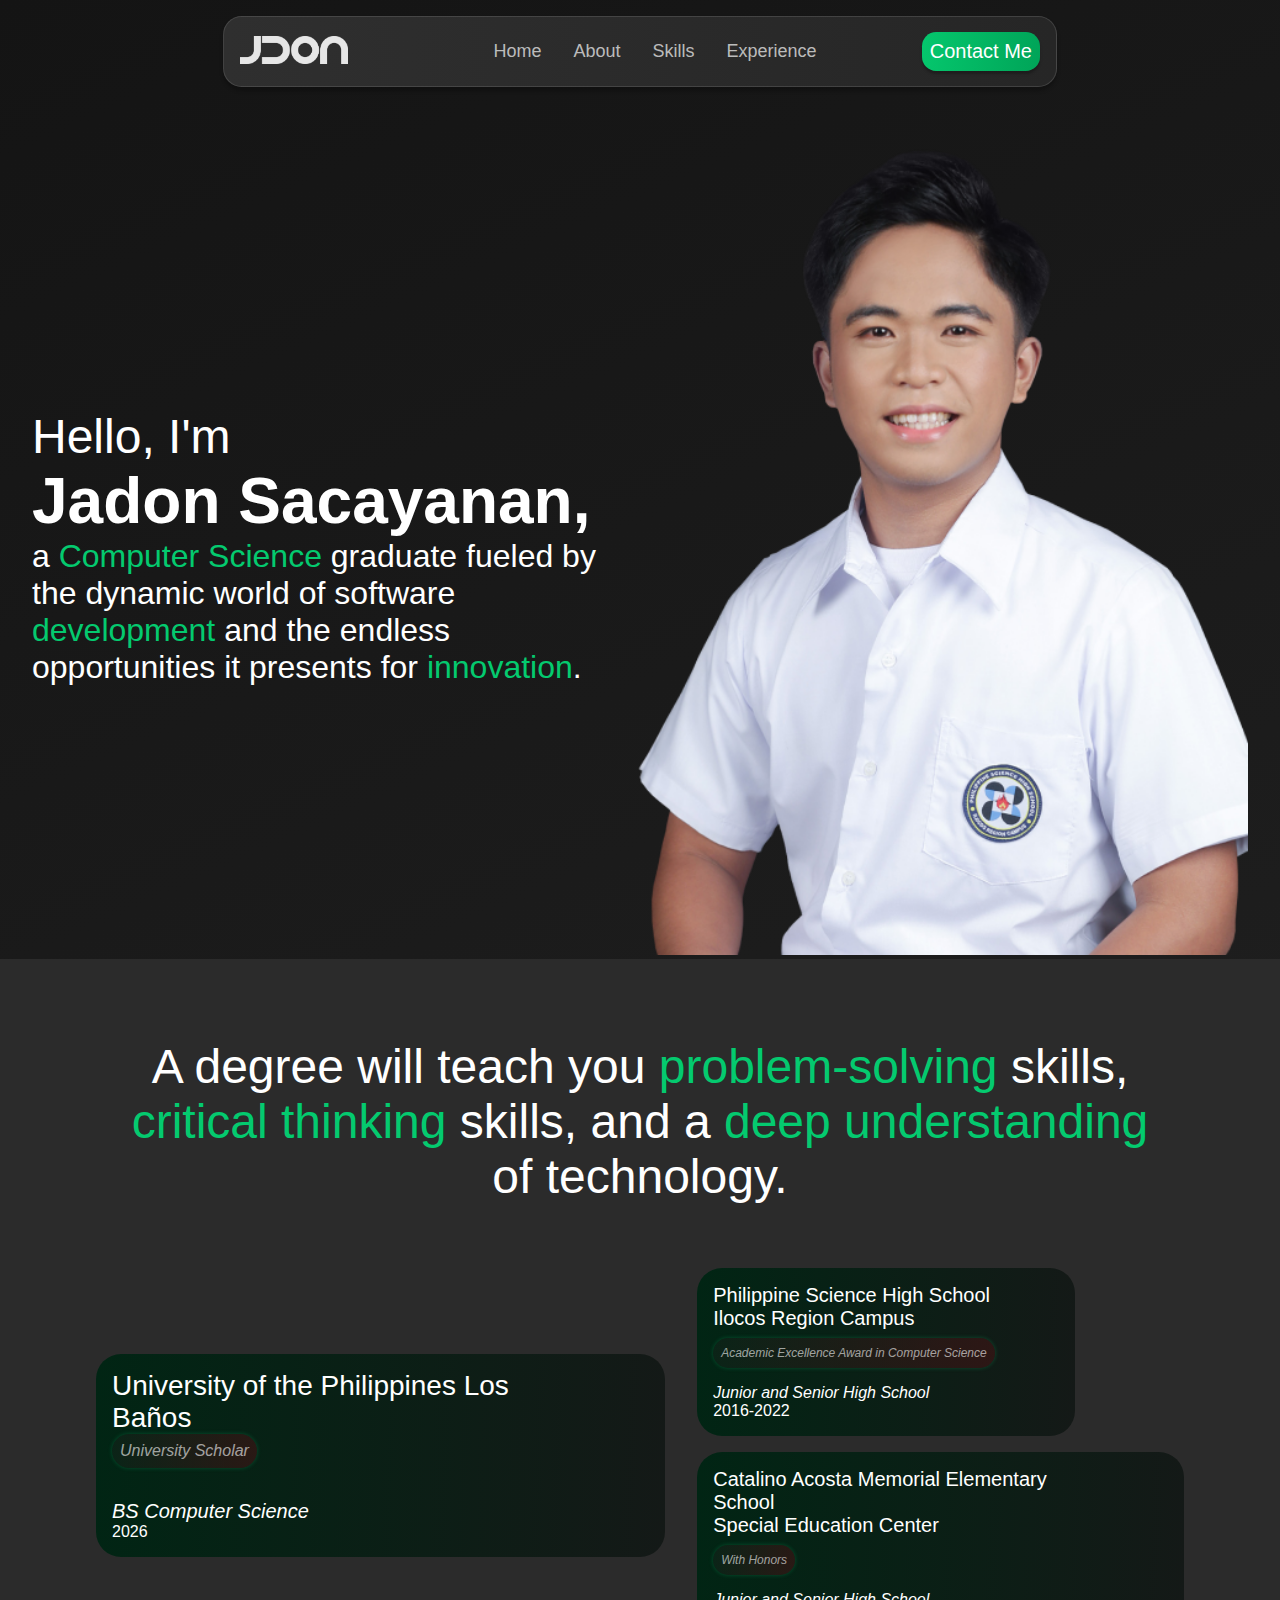
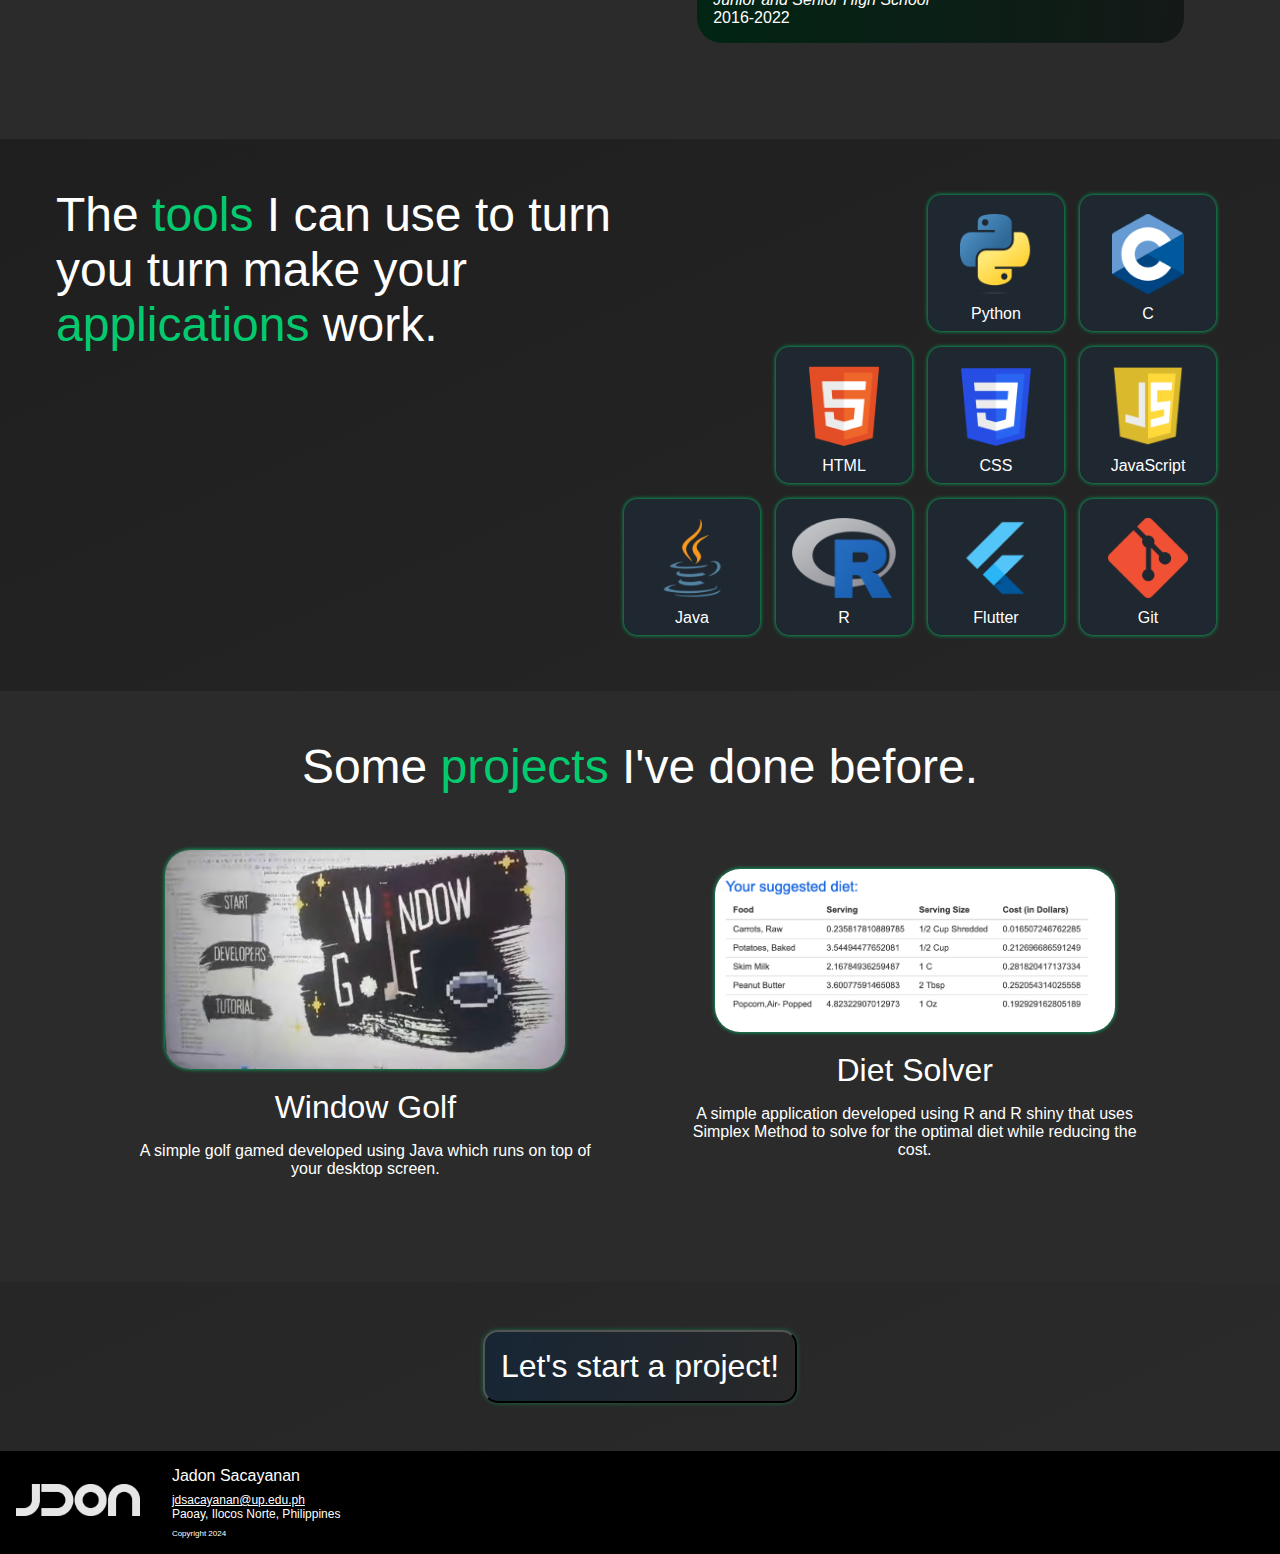
<file: index.html>
<!DOCTYPE html>
<html lang="en">
<head>
    <meta charset="UTF-8">
    <meta name="viewport" content="width=device-width, initial-scale=1.0">
    <link rel="stylesheet" type="text/css" href="styles/style.css">
    <title>Jadon Sacayanan</title>
</head>

<body>
    <nav id="nav">
        <div class="nav-logo">
            <a href="#nav"><img src="images/logo.png" alt=""></a>
        </div>
        <div class="nav-links">
            <ul class="nav-links-ul">
                <li class=""><a class="nav-links-ul-li-a" href="#home">Home</a></li>
                <li class=""><a class="nav-links-ul-li-a" href="#about">About</a></li>
                <li class=""><a class="nav-links-ul-li-a" href="#skills">Skills</a></li>
                <li class=""><a class="nav-links-ul-li-a" href="#Experience">Experience</a></li>
            </ul>
        </div>
        <div class="nav-contact">
            <button class="nav-contact-button">
                Contact Me
            </button>
        </div>
    </nav>
    <div class="home" id="home">
        <div class="home-intro-text">
            <div class="intro-text-hello">Hello, I'm</div>
            <div class="intro-text-name">Jadon Sacayanan,</div>
            <div class="intro-text-description">a <span class="green-text">Computer Science</span> graduate fueled by the dynamic world of software <span class="green-text">development</span> and the endless opportunities it presents for <span class="green-text">innovation</span>.</div>
        </div>
        <div class="personal-photo">
            <img src="images/personal-photo.png" alt="" class="personal-photo-img">
        </div>
    </div>
    <div class="education" id="about">
        <div class="educ-is-important">A degree will teach you <span class="green-text">problem-solving</span> skills, <span class="green-text">critical thinking</span> skills, and a <span class="green-text">deep understanding</span> of technology.</div>
        <div class="educ-schools">
            <div class="educ-latest">
                <div class="educ-latest-container educ-container">
                    <div class="educ-school-latest">University of the Philippines Los Baños</div>
                    <div class="educ-award-latest educ-award">University Scholar</div>
                    <div class="educ-spacer-latest"></div>
                    <div class="educ-deg-latest educ-deg">BS Computer Science</div>
                    <div class="">2026</div>
                </div>
            </div>
            <div>
                <div class="educ-container">
                    <div class="educ-school educ-school-regular">Philippine Science High School<br/>Ilocos Region Campus</div>
                    <div class="educ-award educ-award-regular">Academic Excellence Award in Computer Science</div>
                    <div class="educ-spacer"></div>
                    <div class="educ-deg">Junior and Senior High School</div>
                    <div class="">2016-2022</div>
                </div>
                <div class="educ-container">
                    <div class="educ-school educ-school-regular">Catalino Acosta Memorial Elementary School<br/>Special Education Center</div>
                    <div class="educ-award educ-award-regular">With Honors</div>
                    <div class="educ-spacer"></div>
                    <div class="educ-deg">Junior and Senior High School</div>
                    <div class="">2016-2022</div>
                </div>
            </div>
        </div>
    </div>
    <div class="biography">

    </div>
    <div class="skills-div" id="skills">
        <div class="skills">
            <div class="skills-description">The <span class="green-text">tools</span> I can use to turn you turn make your <span class="green-text">applications</span> work.</div>
            <div class="skills-table">
                <div class="skills-row">
                    <div class="indiv-skill-container">
                        <img src="images/python.png" alt="Python">
                        <div>Python</div>
                    </div>
                    <div class="indiv-skill-container">
                        <img src="images/c.png" alt="Python">
                        <div>C</div>
                    </div>
                </div>
                <div class="skills-row">
                    <div class="indiv-skill-container">
                        <img src="images/html.png" alt="Python">
                        <div>HTML</div>
                    </div>
                    <div class="indiv-skill-container">
                        <img src="images/css.png" alt="Python">
                        <div>CSS</div>
                    </div>
                    <div class="indiv-skill-container">
                        <img src="images/JS.png" alt="Python">
                        <div>JavaScript</div>
                    </div>
                </div>
                <div class="skills-row">
                    <div class="indiv-skill-container">
                        <img src="images/java.png" alt="Python">
                        <div>Java</div>
                    </div>
                    <div class="indiv-skill-container">
                        <img src="images/R.png" alt="Python">
                        <div>R</div>
                    </div>
                    <div class="indiv-skill-container">
                        <img src="images/flutter.png" alt="Python">
                        <div>Flutter</div>
                    </div>
                    <div class="indiv-skill-container">
                        <img src="images/git.png" alt="Python">
                        <div>Git</div>
                    </div>
                </div>
            </div>
        </div>
    </div>
    <div class="past-projects" id="Experience">
        <div class="past-projects-description">Some <span class="green-text">projects</span> I've done before.</div>
        <div class="projects">
            <div class="project">
                <img src="images/golf2.png" alt="">
                <div class="project-name">Window Golf</div>
                <div class="project-description">A simple golf gamed developed using Java which runs on top of your desktop screen.</div>
            </div>
            <div class="project">
                <img src="images/dietproblem.png" alt="">
                <div class="project-name">Diet Solver</div>
                <div class="project-description">A simple application developed using R and R shiny that uses Simplex Method to solve for the optimal diet while reducing the cost.</div>
            </div>
        </div>
    </div>
    <div class="book">
        <button>Let's start a project!</button>
    </div>
    <footer class="footer">
        <div>
            <img src="images/logo.png" alt="">
        </div>
        <div class="footer-details">
            <div>Jadon Sacayanan</div>
            <div class="footer-spacer-name"></div>
            <div class="footer-email"><a href="mailto:jdsacayanan@up.edu.ph"></a>jdsacayanan@up.edu.ph</div>
            <div class="footer-address">Paoay, Ilocos Norte, Philippines</div>
            <div class="footer-spacer-copyright"></div>
            <div class="footer-copyright">Copyright 2024</div>
        </div>
    </footer>
</body>

</html>
</file>
<file: styles/style.css>
@font-face {
    font-family: 'Inter';
    src: url('https://fonts.googleapis.com/css2?family=Inter:wght@100..900&display=swap');
}

body {
    color: white;
    font-family: 'Inter', sans-serif;
    background: linear-gradient(156deg, #141414 0%, #2B2B2B 100%);
    margin: 0;
    padding: 0;
}

nav {
    display: flex;
    justify-content: space-between;
    align-items: center;
    width: 50rem;
    padding: .5rem 1rem;
    margin: 1rem auto;
    border-radius: 18.72px;
    border: 0.936px solid rgba(126, 126, 126, 0.31);
    background: linear-gradient(270deg, #262626 0%, #2F2F2F 100%);
    box-shadow: 0px 3.744px 3.744px 0px rgba(0, 0, 0, 0.25);
}

.nav-logo img {
    height: 1.75rem;
}

.nav-links-ul {
    display: flex;
    list-style-type: none;
}

.nav-links-ul-li-a {
    margin: 0rem 1rem;
    text-decoration: none;
    color: rgba(255, 255, 255, 0.69);
    font-size: 1.125rem;
    line-height: normal;
}

.nav-contact-button {
    color: white;
    border: none;
    font-size: 1.25rem;
    padding: .5rem;
    border-radius: 14.169px;
    background: linear-gradient(95deg, #05C76D 0%, #00A458 99.97%);
    box-shadow: 0px 2.267px 2.267px 0px rgba(0, 0, 0, 0.25);
}

.home {
    padding: 2rem 2rem 0 2rem;
    display: flex;
    justify-content: space-evenly;
    align-items: center;
}

.home-intro-text {
    max-width: 50rem;
}

.intro-text-hello {
    font-size: 3rem;
    font-weight: 500;
    line-height: normal;
}

.intro-text-name {
    font-size: 4rem;
    font-weight: 600;
    line-height: normal;
}

.intro-text-description {
    font-size: 2rem;
    font-weight: 400;
    line-height: normal;
}

.personal-photo-img {
    height: calc(100vh - 5rem);
    margin: 0;
}

.education {
    padding: 5rem;
    background-color: #2B2B2B;
}

.educ-is-important {
    margin: auto;
    font-size: 3rem;
    max-width: 65rem;
    text-align: center;
}

.educ-schools {
    display: flex;
    align-items: center;
    width: fit-content;
    margin: auto;
    margin-top: 3rem;
}

.educ-container {
    margin: 1rem;
    padding: 1rem 5rem 1rem 1rem;
    width: fit-content;
    border-radius: 25px;
    border-radius: 25px;
    background: linear-gradient(92deg, #073821 0%, #012514 0%, #141917 100%);
}

.educ-school {
    margin-bottom: 0.5rem;
}

.educ-school-regular {
    font-size: 1.25rem;
}

.educ-school-latest {
    font-size: 1.75rem;
}

.educ-award {
    width: fit-content;
    padding: .5rem;
    color: rgba(255, 255, 255, 0.60);
    font-style: italic;
    font-weight: 400;
    line-height: normal;
    border-radius: 25px;
    background: linear-gradient(93deg, rgba(40, 34, 34, 0.23) 0%, rgba(59, 20, 20, 0.67) 100%);
    box-shadow: 0px 0px 4px 0px rgba(4, 202, 111, 0.29);
}

.educ-award-regular {
    font-size: 0.75rem;
}

.educ-award-latest {
    font-size: 1rem;
}

.educ-spacer {
    height: 1rem;
}

.educ-spacer-latest {
    height: 2rem;
}

.educ-deg {
    font-style: italic;
}

.educ-deg-latest {
    font-size: 1.25rem;
}

.skills-div {
    padding: 3rem;
    display: flex;
    flex-direction: column;
}

.skills {
    display: flex;
    margin: auto;
}

.skills-description {
    font-size: 3rem;
    max-width: 35rem;
}

.skills-row {
    display: flex;
    justify-content: flex-end;

}

.indiv-skill-container {
    display: flex;
    flex-direction: column;
    text-align: center;
    width: 7.5rem;
    height: 7.5rem;
    padding: 0.5rem;
    border-radius: 13.52px;
    background: #1F2730;
    box-shadow: 0px 0px 4px 0px #04CA6F;
    margin: 0.5rem;
}

.indiv-skill-container img {
    margin: auto;
    height: 5rem;
}

.past-projects {
    padding: 3rem;
    background-color: #2B2B2B;
}

.past-projects-description {
    text-align: center;
    font-size: 3rem;
}

.projects {
    padding: 2rem;
    display: flex;
    justify-content: space-evenly;
    align-items: center;
    flex-wrap: wrap;
}

.project {
    text-align: center;
    max-width: 30rem;
    padding: 1rem;
    margin: 0.5rem;
}

.project img {
    max-height: 25rem;
    max-width: 25rem;
    border-radius: 25px;
    box-shadow: 0px 0px 4px 0px #04CA6F;
}

.project-name {
    font-size: 2rem;
    margin: 1rem;
}

.book{
    display: flex;
    padding: 3rem;
}

.book button {
    margin: auto;
    color: inherit;
    font-size: 2rem;
    padding: 1rem;
    border-radius: 15px;
    background: linear-gradient(92deg, #172635 0%, rgba(43, 74, 106, 0.00) 100%);
    box-shadow: 0px 0px 5px 0px rgba(4, 202, 111, 0.41);
}

.footer {
    display: flex;
    align-items: center;
    padding: 1rem;
    background-color: black;
}

.footer img {
    height: 2rem;
}

.footer-details {
    margin-left: 2rem;
}

.footer-spacer-name {
    height: 0.5rem;
}

.footer-email {
    margin: auto;
    text-decoration: underline;
    font-size: .75rem;
}

.footer-spacer-copyright {
    height: 0.5rem;
}

.footer-copyright {
    margin: auto;
    font-size: 0.5rem;
}

.footer-address {
    margin: auto;
    font-size: .75rem;
}

.green-text {
    color: #04CA6F;
}

@media screen and (max-width: 55rem) {
    nav {
        width: 90%;
        z-index: 0;
    }

    .nav-logo {
        margin: auto;
    }

    .nav-links {
        display: none;
    }
    
    .nav-contact {
        display: none;
    }

    .home {
        flex-direction: column-reverse;
        padding-bottom: 2rem;
    }

    .personal-photo-img {
        height: 50vh;
    }

    .educ-schools {
        flex-direction: column;
    }

    .educ-container {
        margin: 2rem auto;
        width: 50svw;
    }

    .skills {
        flex-direction: column;
    }

    .skills-description {
        margin: auto;
        text-align: center;
    }

    .skills-table {
        display: flex;
        flex-direction: column;
    }

    .skills-row {
        display: flex;
        flex-direction: column;
        align-items: center;
    }
}

@media screen and (max-width: 60rem) {
    .home-intro-text {
        text-align: center;
    }
}

.debug-border {
    border: dashed;
    border-color: red;
    border-width: 2px;
}
</file>
